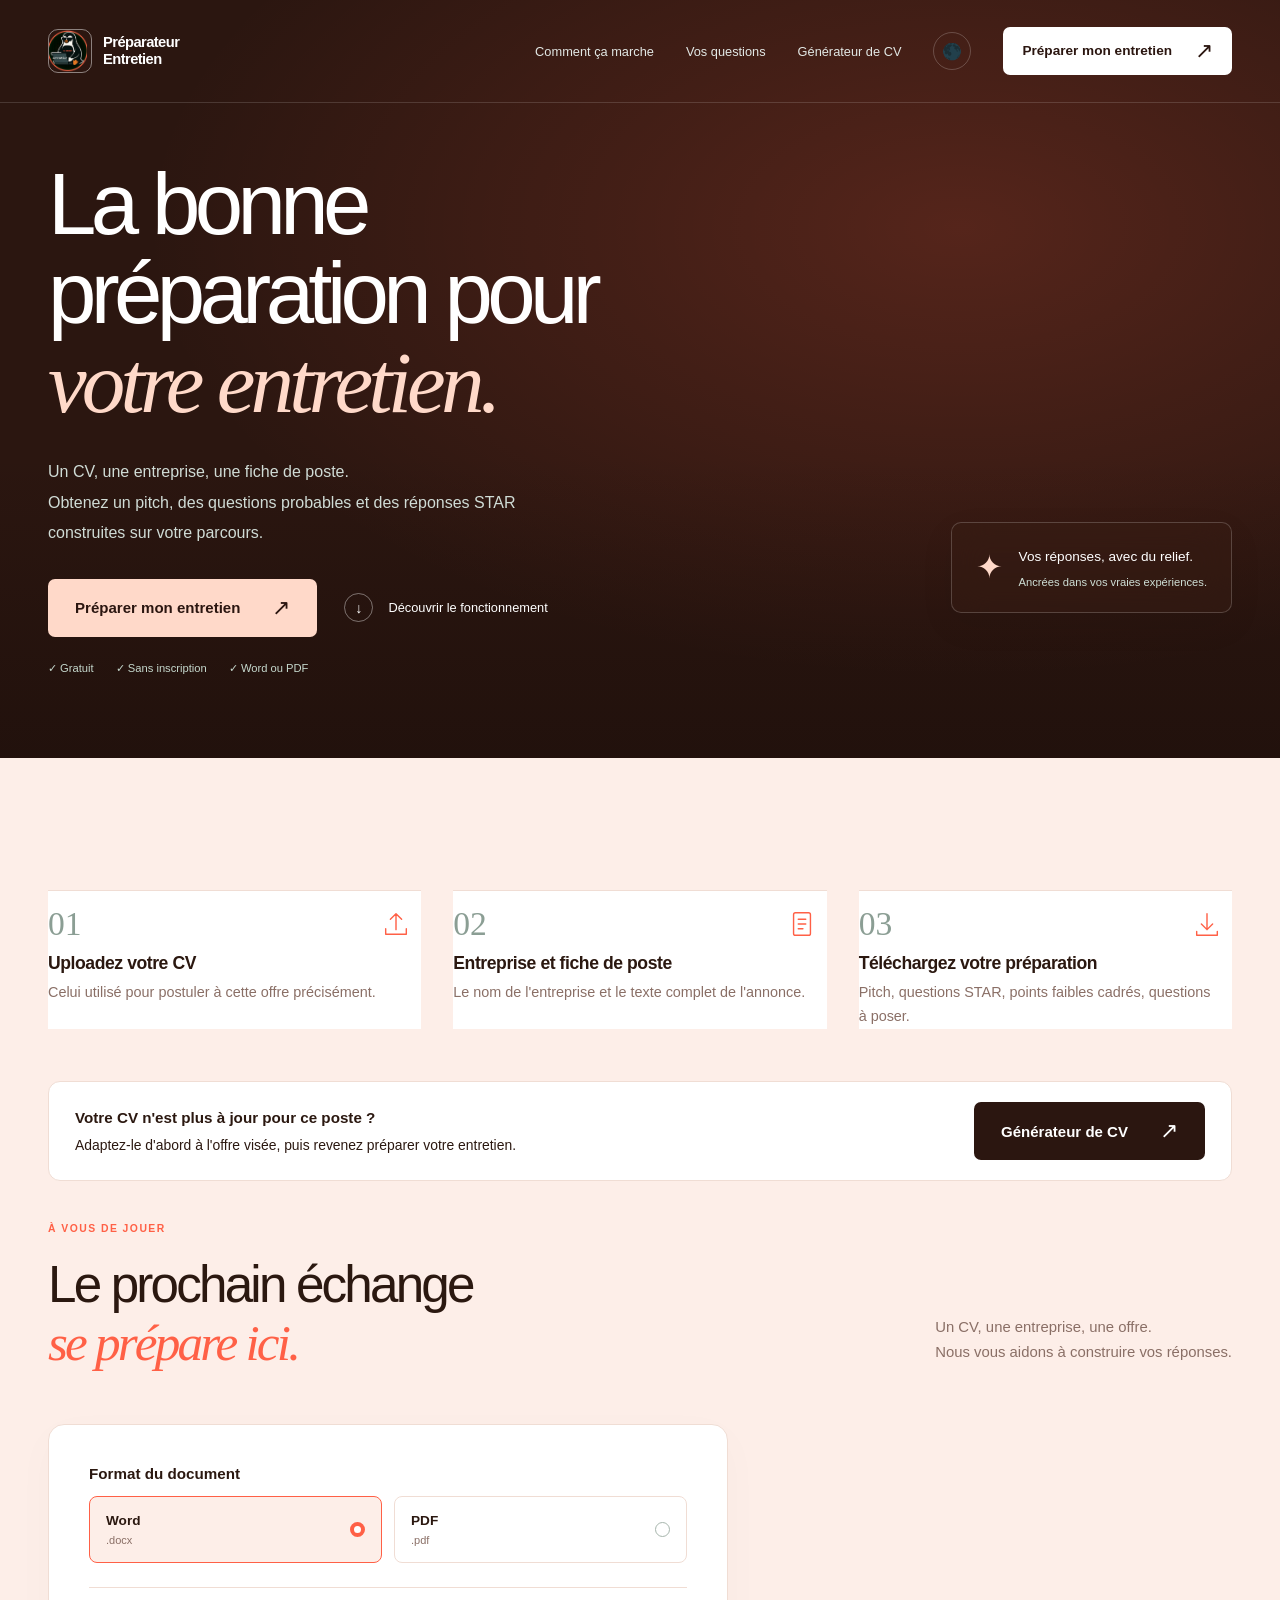
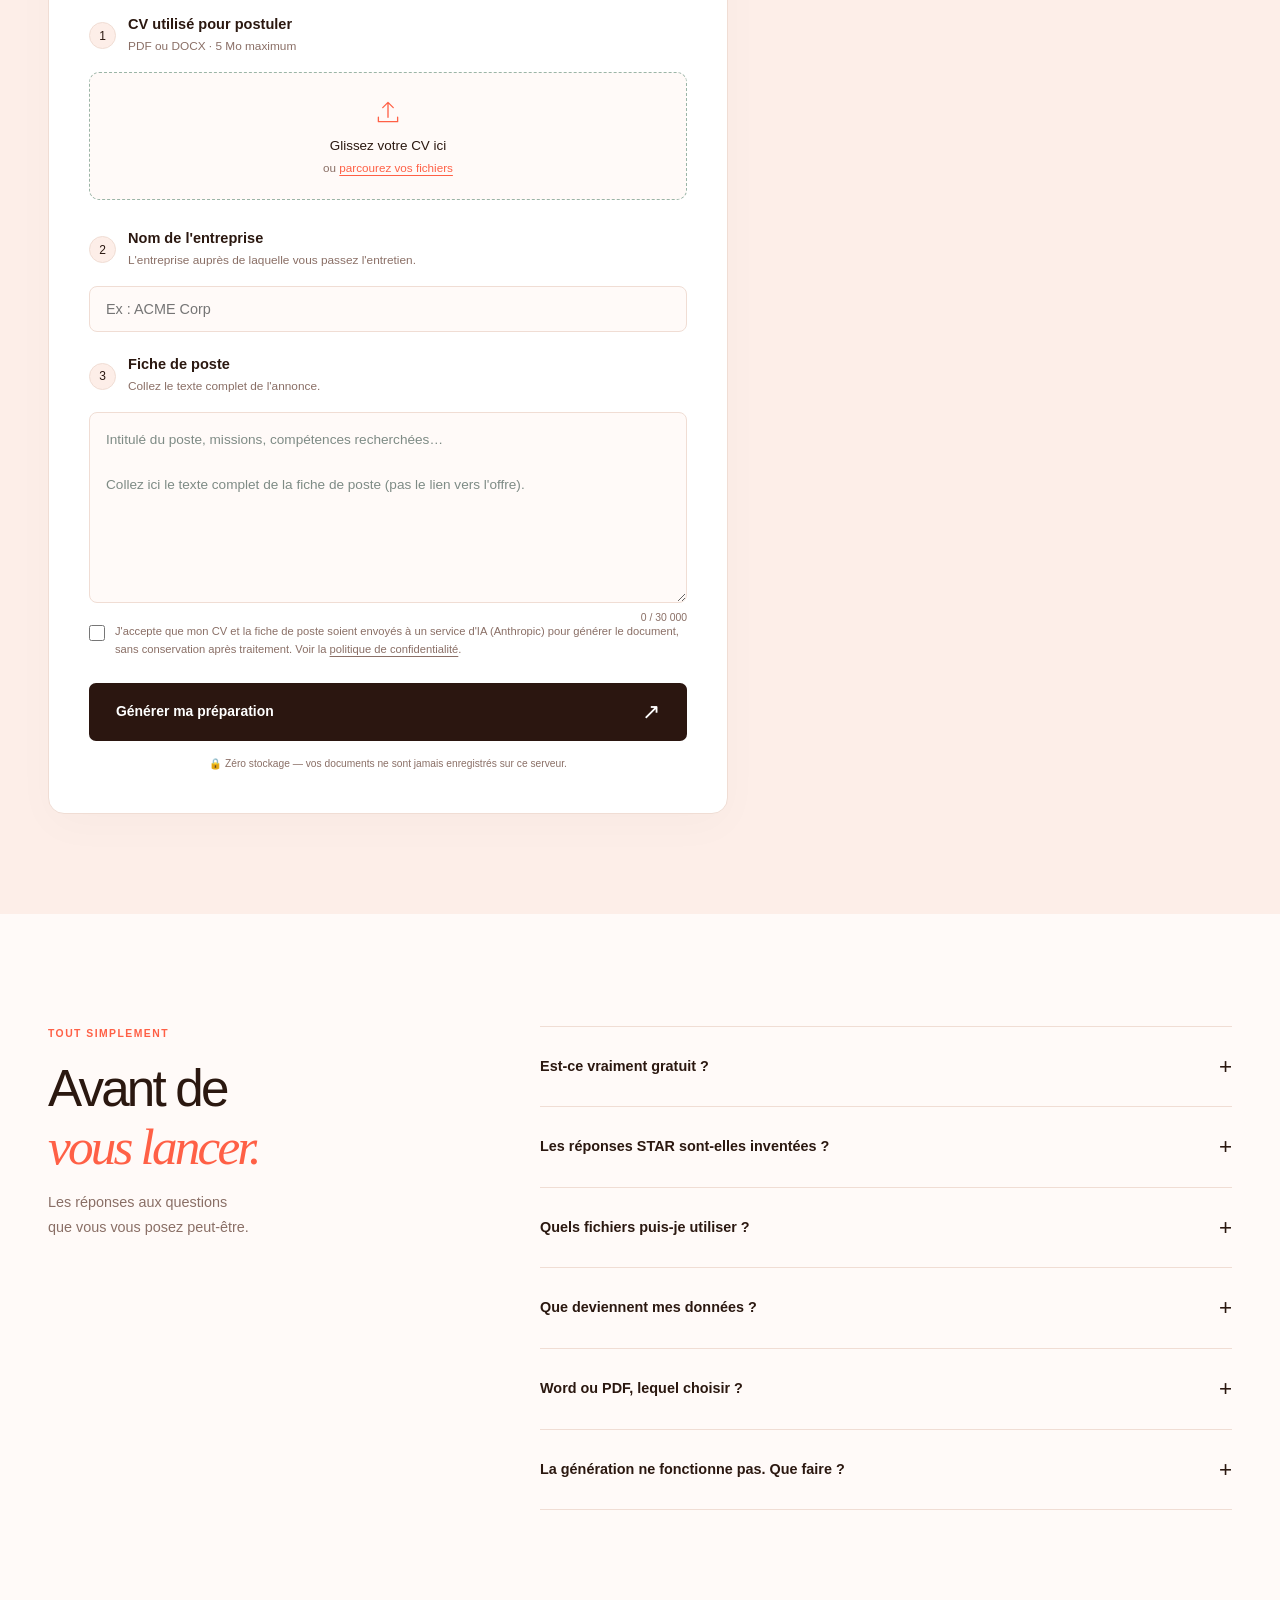
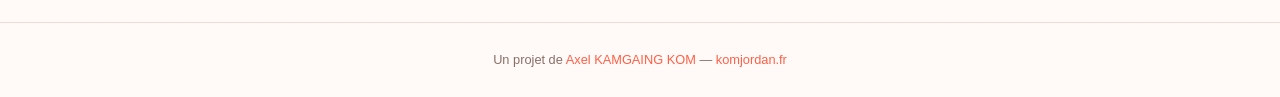
<file: frontend/index.html>
<!doctype html>
<html lang="fr" data-theme="light">
<head>
  <meta charset="utf-8">
  <meta name="viewport" content="width=device-width,initial-scale=1">
  <meta name="description" content="Uploadez le CV utilisé pour postuler, indiquez l'entreprise et la fiche de poste : recevez pitch, questions probables et réponses STAR en Word ou PDF. Gratuit, sans inscription.">
  <meta name="author" content="Axel KAMGAING KOM">
  <link rel="canonical" href="https://entretien.komjordan.fr/">
  <meta name="robots" content="index, follow">
  <meta name="theme-color" content="#2b1610">

  <meta property="og:type" content="website">
  <meta property="og:title" content="Préparateur d'entretien gratuit — Pitch, questions STAR et réponses sur mesure">
  <meta property="og:description" content="Uploadez votre CV, indiquez l'entreprise et la fiche de poste, recevez votre préparation en quelques secondes. Gratuit, sans inscription.">
  <meta property="og:url" content="https://entretien.komjordan.fr/">
  <meta property="og:image" content="https://entretien.komjordan.fr/assets/icon-entretien.png">
  <meta property="og:locale" content="fr_FR">
  <meta property="og:site_name" content="entretien.komjordan.fr">

  <meta name="twitter:card" content="summary_large_image">
  <meta name="twitter:title" content="Préparateur d'entretien gratuit — Pitch, questions STAR et réponses sur mesure">
  <meta name="twitter:description" content="Uploadez votre CV, indiquez l'entreprise et la fiche de poste, recevez votre préparation en quelques secondes. Gratuit, sans inscription.">
  <meta name="twitter:image" content="https://entretien.komjordan.fr/assets/icon-entretien.png">

  <title>Entretien komjordan — Préparez-vous, avec les bons mots.</title>
  <link rel="icon" href="assets/icon-entretien.png" type="image/png">
  <link rel="stylesheet" href="assets/styles.css">

  <script>(function(w,d,s,l,i){w[l]=w[l]||[];w[l].push({'gtm.start':
  new Date().getTime(),event:'gtm.js'});var f=d.getElementsByTagName(s)[0],
  j=d.createElement(s),dl=l!='dataLayer'?'&l='+l:'';j.async=true;j.src=
  'https://www.googletagmanager.com/gtm.js?id='+i+dl;f.parentNode.insertBefore(j,f);
  })(window,document,'script','dataLayer','GTM-M8CZ2MC2');</script>

  <script type="application/ld+json">
  {
    "@context": "https://schema.org",
    "@type": "WebApplication",
    "name": "Entretien komjordan",
    "url": "https://entretien.komjordan.fr/",
    "applicationCategory": "BusinessApplication",
    "operatingSystem": "Web",
    "offers": { "@type": "Offer", "price": "0", "priceCurrency": "EUR" },
    "creator": {
      "@type": "Person",
      "name": "Axel KAMGAING KOM",
      "url": "https://komjordan.fr",
      "sameAs": ["https://www.linkedin.com/in/komjordan", "https://github.com/komjordan"]
    },
    "description": "Génère une préparation d'entretien (pitch, questions STAR, questions à poser) à partir du CV utilisé pour postuler et de la fiche de poste."
  }
  </script>

  <script src="assets/config.js" defer></script>
  <script src="assets/app.js" defer></script>
</head>
<body>
<a class="skip-link" href="#generateur">Aller au générateur</a>
<header class="header" id="haut">
  <div class="container nav-wrap">
    <a class="brand" href="#haut" aria-label="Entretien komjordan, accueil">
      <span class="brand-mark"><img src="assets/icon-entretien.png" alt="Logo préparateur d'entretien"></span>
      <span class="brand-text">Préparateur<br>Entretien</span>
    </a>
    <button class="menu-toggle icon-button" id="menu-toggle" aria-label="Ouvrir le menu" aria-expanded="false" aria-controls="navigation"><span></span><span></span></button>
    <nav id="navigation" aria-label="Navigation principale">
      <a href="#comment-ca-marche">Comment ça marche</a>
      <a href="#questions">Vos questions</a>
      <a href="https://cv.komjordan.fr" target="_blank" rel="noopener">Générateur de CV</a>
      <button class="icon-button theme-toggle" aria-label="Activer le thème sombre" title="Changer de thème"><span class="theme-icon" aria-hidden="true">🌑</span></button>
      <a class="button button-small button-light" href="#generateur">Préparer mon entretien <span aria-hidden="true">↗</span></a>
    </nav>
  </div>
</header>

<main>
  <section class="hero" aria-labelledby="hero-title">
    <div class="hero-photo" aria-hidden="true"></div><div class="hero-shade" aria-hidden="true"></div>
    <div class="container hero-main">
      <div class="hero-copy">
        <h1 id="hero-title">La bonne<br>préparation pour<br><em>votre entretien.</em></h1>
        <p class="hero-description">Un CV, une entreprise, une fiche de poste.<br class="desktop-break"> Obtenez un pitch, des questions probables et des réponses STAR construites sur votre parcours.</p>
        <div class="hero-actions"><a class="button button-mint" href="#generateur">Préparer mon entretien <span aria-hidden="true">↗</span></a><a class="text-link" href="#comment-ca-marche"><span class="play-icon" aria-hidden="true">↓</span> Découvrir le fonctionnement</a></div>
        <p class="hero-reassurance"><span>✓ Gratuit</span><span>✓ Sans inscription</span><span>✓ Word ou PDF</span></p>
      </div>
      <aside class="hero-note" aria-label="Notre approche"><span class="note-symbol" aria-hidden="true">✦</span><div><p>Vos réponses, avec du relief.</p><span>Ancrées dans vos vraies expériences.</span></div></aside>
    </div>
  </section>

  <section class="generator-section" id="generateur" aria-labelledby="generator-title">
    <div class="container">
      <div class="steps-grid" id="comment-ca-marche">
        <article class="step"><div class="step-top"><span class="step-number">01</span><svg viewBox="0 0 32 32" aria-hidden="true"><path d="M16 22V5m-6 6 6-6 6 6M5 21v6h22v-6"/></svg></div><h3>Uploadez votre CV</h3><p>Celui utilisé pour postuler à cette offre précisément.</p></article>
        <article class="step"><div class="step-top"><span class="step-number">02</span><svg viewBox="0 0 32 32" aria-hidden="true"><rect x="7" y="4" width="18" height="24" rx="2"/><path d="M12 11h8m-8 5h8m-8 5h5"/></svg></div><h3>Entreprise et fiche de poste</h3><p>Le nom de l'entreprise et le texte complet de l'annonce.</p></article>
        <article class="step"><div class="step-top"><span class="step-number">03</span><svg viewBox="0 0 32 32" aria-hidden="true"><path d="M16 5v17m-6-6 6 6 6-6M5 24v4h22v-4"/></svg></div><h3>Téléchargez votre préparation</h3><p>Pitch, questions STAR, points faibles cadrés, questions à poser.</p></article>
      </div>

      <div class="cv-cta">
        <p><strong>Votre CV n'est plus à jour pour ce poste ?</strong>Adaptez-le d'abord à l'offre visée, puis revenez préparer votre entretien.</p>
        <a class="button button-dark" href="https://cv.komjordan.fr" target="_blank" rel="noopener">Générateur de CV <span aria-hidden="true">↗</span></a>
      </div>

      <div class="section-heading"><div><p class="eyebrow">À VOUS DE JOUER</p><h2 id="generator-title">Le prochain échange<br><em>se prépare ici.</em></h2></div><p>Un CV, une entreprise, une offre.<br>Nous vous aidons à construire vos réponses.</p></div>
      <div class="workspace-single">
        <form id="ent-form" class="form-panel">
          <fieldset class="format-choice format-choice-top" id="formats"><legend>Format du document</legend><div class="format-options">
            <label><input type="radio" name="format" value="docx" checked><span><strong>Word</strong><small>.docx</small></span><span class="radio-dot"></span></label>
            <label><input type="radio" name="format" value="pdf"><span><strong>PDF</strong><small>.pdf</small></span><span class="radio-dot"></span></label>
          </div></fieldset>

          <div class="field-heading"><span>1</span><div><label for="cv-file">CV utilisé pour postuler</label><p id="file-help">PDF ou DOCX · 5 Mo maximum</p></div></div>
          <div class="dropzone" id="dropzone">
            <input type="file" id="cv-file" name="cv" accept=".pdf,.docx" required aria-describedby="file-help file-status">
            <svg viewBox="0 0 32 32" aria-hidden="true"><path d="M16 22V5m-6 6 6-6 6 6M5 22v5h22v-5"/></svg>
            <strong id="file-label">Glissez votre CV ici</strong><span id="file-status">ou <u>parcourez vos fichiers</u></span>
          </div>
          <div class="file-actions" id="file-actions" hidden><button type="button" class="small-link" id="remove-file">Retirer le fichier</button></div>

          <div class="field-heading"><span>2</span><div><label for="entreprise">Nom de l'entreprise</label><p>L'entreprise auprès de laquelle vous passez l'entretien.</p></div></div>
          <input type="text" id="entreprise" name="entreprise" maxlength="200" required placeholder="Ex : ACME Corp">

          <div class="field-heading"><span>3</span><div><label for="offre">Fiche de poste</label><p id="offer-help">Collez le texte complet de l'annonce.</p></div></div>
          <textarea id="offre" name="offre" rows="7" maxlength="30000" required aria-describedby="offer-help offer-count" placeholder="Intitulé du poste, missions, compétences recherchées…&#10;&#10;Collez ici le texte complet de la fiche de poste (pas le lien vers l'offre)."></textarea>
          <div class="field-meta" style="justify-content:flex-end;"><span id="offer-count">0 / 30 000</span></div>

          <div class="consent-row"><input type="checkbox" id="consent" required><label for="consent">J'accepte que mon CV et la fiche de poste soient envoyés à un service d'IA (Anthropic) pour générer le document, sans conservation après traitement. Voir la <a href="confidentialite.html" target="_blank" rel="noopener">politique de confidentialité</a>.</label></div>
          <button class="button button-dark generate-button" type="submit" id="ent-submit-btn"><span>Générer ma préparation</span><span aria-hidden="true">↗</span></button>
          <p class="form-note">🔒 Zéro stockage — vos documents ne sont jamais enregistrés sur ce serveur.</p>
          <div id="ent-status" role="status" aria-live="polite" tabindex="-1" hidden></div>
          <button class="small-link" id="cancel-generation" type="button" hidden>Arrêter l'attente</button>
          <div class="download-panel" id="ent-download-wrap" hidden><p><strong>Votre préparation est prête.</strong><br>Relisez-la avant votre entretien.</p><a class="button button-mint" id="ent-download-link" download="Preparation_Entretien.docx">Télécharger ma préparation <span aria-hidden="true">↓</span></a></div>
        </form>
      </div>
    </div>
  </section>

  <section class="section container faq-section" id="questions"><div><p class="eyebrow">TOUT SIMPLEMENT</p><h2>Avant de<br><em>vous lancer.</em></h2><p>Les réponses aux questions<br>que vous vous posez peut-être.</p></div><div class="faq-list">
    <details><summary>Est-ce vraiment gratuit ?<span aria-hidden="true">+</span></summary><p>Oui. L'outil est accessible gratuitement, sans création de compte et sans paiement, sous réserve de la disponibilité du service.</p></details>
    <details><summary>Les réponses STAR sont-elles inventées ?<span aria-hidden="true">+</span></summary><p>Non. Chaque réponse s'appuie uniquement sur des expériences réellement présentes dans le CV fourni. Aucune expérience, chiffre ou compétence n'est inventé.</p></details>
    <details><summary>Quels fichiers puis-je utiliser ?<span aria-hidden="true">+</span></summary><p>Vous pouvez déposer un fichier PDF ou DOCX de 5 Mo maximum. Privilégiez un PDF contenant du texte sélectionnable.</p></details>
    <details><summary>Que deviennent mes données ?<span aria-hidden="true">+</span></summary><p>Le CV et la fiche de poste ne sont envoyés qu'après votre accord. Le service komjordan les traite en mémoire, sans stockage durable. <a href="confidentialite.html">Consulter les détails</a>.</p></details>
    <details><summary>Word ou PDF, lequel choisir ?<span aria-hidden="true">+</span></summary><p>Les deux contiennent le même contenu. Le Word est plus simple à annoter ou modifier avant votre entretien ; le PDF se partage et s'imprime plus facilement.</p></details>
    <details><summary>La génération ne fonctionne pas. Que faire ?<span aria-hidden="true">+</span></summary><p>Vérifiez le format et la taille du fichier, le texte de la fiche de poste et votre connexion. Le traitement peut prendre 30 à 40 secondes. En cas d'indisponibilité, réessayez plus tard.</p></details>
  </div></section>
</main>
<footer class="footer simple-footer"><p>Un projet de <a href="https://www.linkedin.com/in/komjordan" target="_blank" rel="noopener">Axel KAMGAING KOM</a> — <a href="https://komjordan.fr" target="_blank" rel="noopener">komjordan.fr</a></p></footer>
<noscript><div class="noscript">Activez JavaScript pour utiliser le générateur. Les informations et la politique de confidentialité restent accessibles.</div></noscript>
</body></html>
</file>
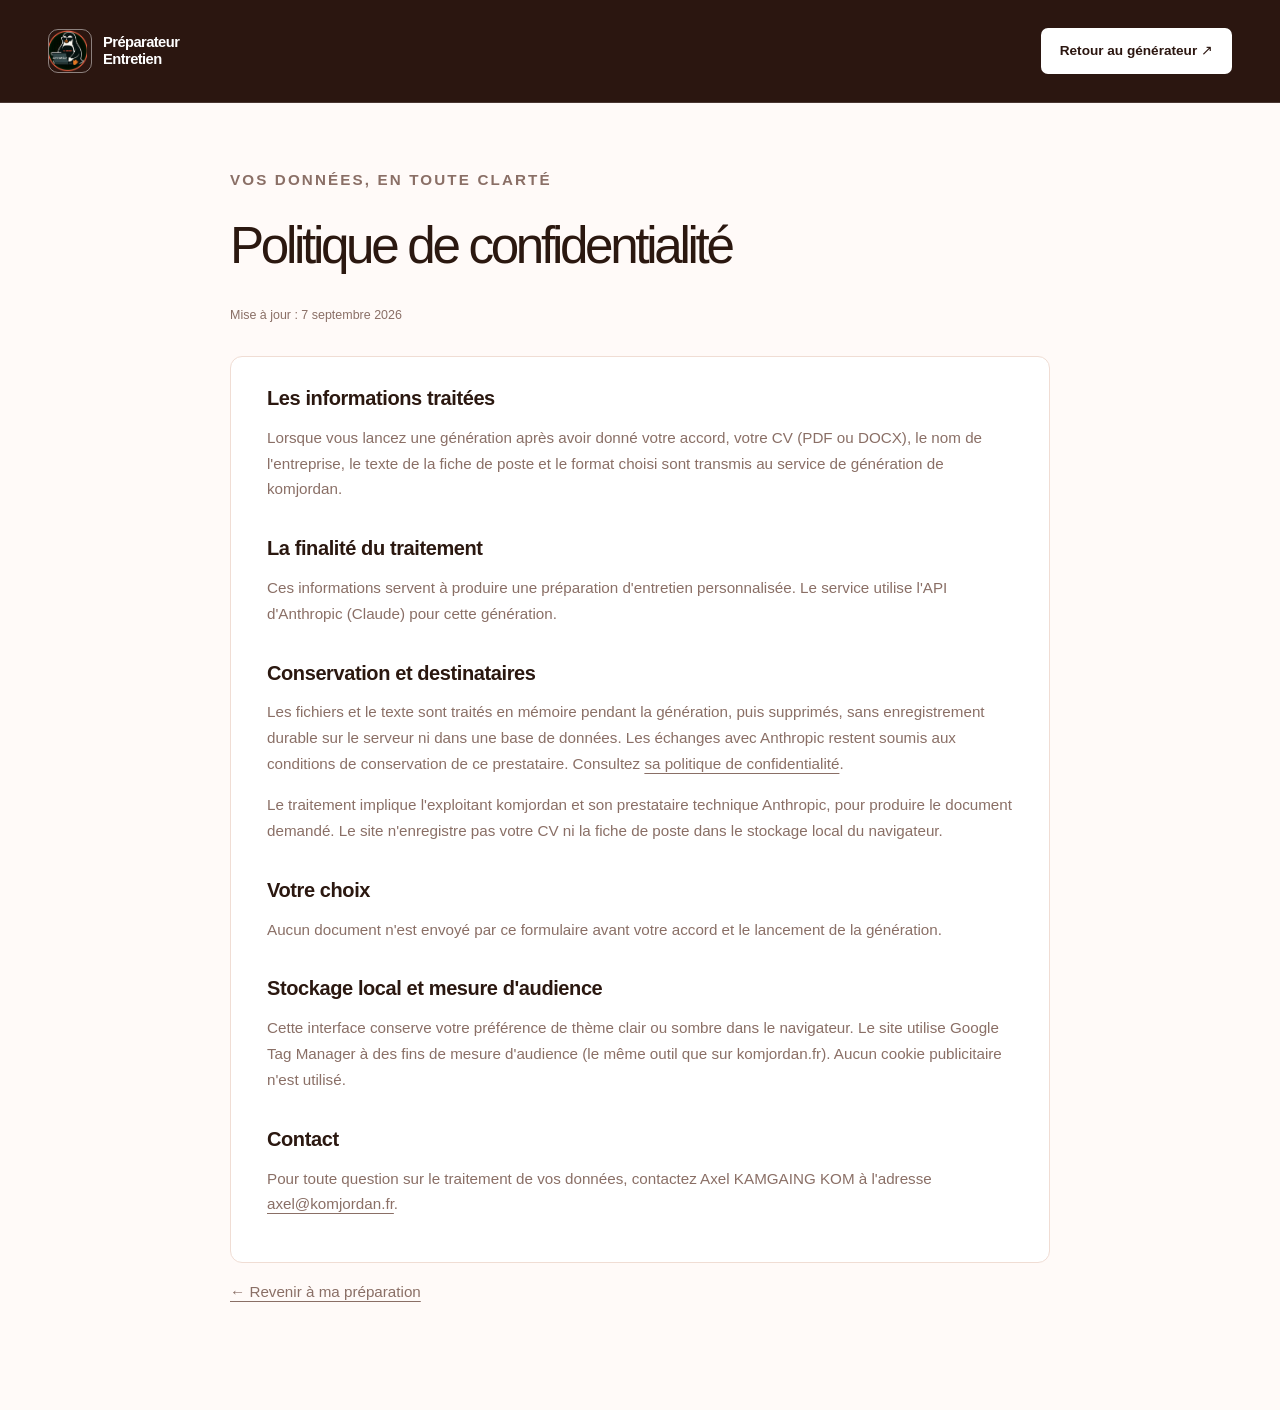
<file: frontend/confidentialite.html>
<!doctype html><html lang="fr"><head><meta charset="utf-8"><meta name="viewport" content="width=device-width,initial-scale=1"><title>Confidentialité — Entretien komjordan</title><meta name="description" content="Informations sur le traitement de votre CV et de la fiche de poste par le préparateur d'entretien komjordan."><meta name="robots" content="index, follow"><link rel="canonical" href="https://entretien.komjordan.fr/confidentialite.html"><link rel="icon" href="assets/icon-entretien.png" type="image/png"><link rel="stylesheet" href="assets/styles.css">
<script>(function(w,d,s,l,i){w[l]=w[l]||[];w[l].push({'gtm.start':
new Date().getTime(),event:'gtm.js'});var f=d.getElementsByTagName(s)[0],
j=d.createElement(s),dl=l!='dataLayer'?'&l='+l:'';j.async=true;j.src=
'https://www.googletagmanager.com/gtm.js?id='+i+dl;f.parentNode.insertBefore(j,f);
})(window,document,'script','dataLayer','GTM-M8CZ2MC2');</script>
<script src="assets/app.js" defer></script></head><body>
<header class="header legal-header"><div class="container nav-wrap"><a class="brand" href="index.html"><span class="brand-mark"><img src="assets/icon-entretien.png" alt="Logo préparateur d'entretien"></span><span class="brand-text">Préparateur<br>Entretien</span></a><a class="button button-small button-light" href="index.html#generateur">Retour au générateur ↗</a></div></header>
<main class="container legal-main"><p class="eyebrow">VOS DONNÉES, EN TOUTE CLARTÉ</p><h1>Politique de confidentialité</h1><p class="date">Mise à jour : 7 septembre 2026</p><div class="legal-card"><h2>Les informations traitées</h2><p>Lorsque vous lancez une génération après avoir donné votre accord, votre CV (PDF ou DOCX), le nom de l'entreprise, le texte de la fiche de poste et le format choisi sont transmis au service de génération de komjordan.</p><h2>La finalité du traitement</h2><p>Ces informations servent à produire une préparation d'entretien personnalisée. Le service utilise l'API d'Anthropic (Claude) pour cette génération.</p><h2>Conservation et destinataires</h2><p>Les fichiers et le texte sont traités en mémoire pendant la génération, puis supprimés, sans enregistrement durable sur le serveur ni dans une base de données. Les échanges avec Anthropic restent soumis aux conditions de conservation de ce prestataire. Consultez <a href="https://www.anthropic.com/legal/privacy" target="_blank" rel="noopener">sa politique de confidentialité</a>.</p><p>Le traitement implique l'exploitant komjordan et son prestataire technique Anthropic, pour produire le document demandé. Le site n'enregistre pas votre CV ni la fiche de poste dans le stockage local du navigateur.</p><h2>Votre choix</h2><p>Aucun document n'est envoyé par ce formulaire avant votre accord et le lancement de la génération.</p><h2>Stockage local et mesure d'audience</h2><p>Cette interface conserve votre préférence de thème clair ou sombre dans le navigateur. Le site utilise Google Tag Manager à des fins de mesure d'audience (le même outil que sur komjordan.fr). Aucun cookie publicitaire n'est utilisé.</p><h2>Contact</h2><p>Pour toute question sur le traitement de vos données, contactez Axel KAMGAING KOM à l'adresse <a href="mailto:axel@komjordan.fr">axel@komjordan.fr</a>.</p></div><p><a href="index.html#generateur">← Revenir à ma préparation</a></p></main></body></html>
</file>
<file: frontend/assets/styles.css>
@charset "UTF-8";
:root{--ink:#2b1810;--muted:#8a6f66;--paper:#fff;--page:#fffaf8;--wash:#fdeee8;--line:#f0ddd4;--mint:#ffd9c9;--deep:#2b1610;--accent:#ff6046;--radius:16px;font-family:Inter,"Segoe UI",Arial,sans-serif;color:var(--ink);background:var(--page);font-synthesis:none;color-scheme:light}
*{box-sizing:border-box}html{scroll-behavior:smooth;scroll-padding-top:100px}body{margin:0}button,input,textarea{font:inherit}button,a,input,textarea,summary{-webkit-tap-highlight-color:transparent}button,a{touch-action:manipulation}button{cursor:pointer}a{color:inherit;text-decoration:none}p{line-height:1.7}svg{fill:none;stroke:currentColor;stroke-width:1.5;stroke-linecap:round;stroke-linejoin:round}button{color:inherit}a,button{transition:background .2s,color .2s,transform .2s}a:focus-visible,button:focus-visible,input:focus-visible,textarea:focus-visible,summary:focus-visible{outline:3px solid #40b18c;outline-offset:5px}[hidden]{display:none!important}.container{width:min(1240px,calc(100% - 96px));margin-inline:auto}.eyebrow{font-size:.72rem;line-height:1.6;font-weight:650;letter-spacing:.14em;margin:0 0 24px}.button{display:inline-flex;justify-content:center;align-items:center;gap:32px;min-height:58px;padding:17px 26px;border:1px solid transparent;border-radius:7px;font-size:.94rem;font-weight:600;line-height:1.4}.button span[aria-hidden]{font-size:1.4rem;line-height:1}.button:hover{transform:translateY(-2px)}.button-mint{color:var(--deep);background:var(--mint)}.button-mint:hover{background:#e0ffef}.button-dark{background:var(--deep);color:#fff}.button-dark:hover{background:#205246}.button-light{background:#fff;color:var(--deep)}.button-small{min-height:44px;padding:12px 18px;font-size:.85rem;gap:23px}.text-link{display:inline-flex;align-items:center;gap:15px;font-size:.9rem;font-weight:600;background:none;border:0;padding:0}.text-link:hover{color:#79c7a4}.text-link span{font-size:1.3rem}.skip-link{position:fixed;top:-80px;left:20px;z-index:100;background:var(--mint);padding:16px}.skip-link:focus{top:12px}
.header{position:absolute;left:0;right:0;top:0;z-index:10;color:#fff;border-bottom:1px solid #ffffff24}.nav-wrap{height:102px;display:flex;align-items:center;justify-content:space-between;gap:25px}.brand{display:inline-flex;align-items:center;gap:11px;font-size:1.03rem;font-weight:600;letter-spacing:-.035em}.brand-mark{display:inline-flex;align-items:center;justify-content:center;width:44px;height:44px;border:1px solid #ffffff75;border-radius:10px;font-size:1.6rem;font-weight:500;letter-spacing:-.1em;padding-right:4px;overflow:hidden}.brand-mark img{width:100%;height:100%;object-fit:cover}.brand-mark span{color:#a9ebcd}.brand-caption{display:block;letter-spacing:.18em;font-size:.5rem;margin-top:6px;font-weight:400}nav{display:flex;align-items:center;gap:32px}nav>a:not(.button){font-size:.8rem;color:#e2e8e5}nav>a:hover{color:var(--mint)}.icon-button{display:inline-grid;place-items:center;width:38px;height:38px;border:1px solid #ffffff35;border-radius:50%;background:transparent;color:inherit}.icon-button svg{width:17px;height:17px}.menu-toggle{display:none}.hero{position:relative;isolation:isolate;min-height:600px;display:flex;flex-direction:column;color:#fff;background:var(--deep);overflow:hidden}.hero-photo,.hero-shade{position:absolute;inset:0;z-index:-1}.hero-photo{background:radial-gradient(ellipse at 75% 30%, #ff604633 0%, transparent 60%)}.hero-shade{background:linear-gradient(0deg,rgba(20,10,7,.4),transparent 40%)}.hero-main{flex:1;display:flex;align-items:center;position:relative;padding-block:160px 80px}.hero-copy{max-width:750px}.hero-eyebrow{font-size:.67rem;letter-spacing:.12em;display:flex;align-items:center;gap:10px;color:#d5e2dc;margin-bottom:30px}.status-dot{width:6px;height:6px;border-radius:50%;background:#ffb199;box-shadow:0 0 0 4px #ffb19914;flex-shrink:0}h1{font-size:clamp(4.2rem,6.8vw,6.65rem);letter-spacing:-.065em;line-height:1.02;font-weight:450;margin:0 0 30px}h1 em,h2 em{font-family:Georgia,"Times New Roman",serif;font-weight:400;letter-spacing:-.055em}h1 em{color:var(--mint)}.hero-description{font-size:1rem;line-height:1.9;color:#d0dcd6;max-width:500px;margin:0 0 30px}.hero-actions{display:flex;align-items:center;gap:27px;flex-wrap:wrap}.hero-actions .text-link{font-size:.8rem;font-weight:450}.play-icon{border:1px solid #ffffff65;width:29px;height:29px;display:grid;place-items:center;border-radius:50%;font-size:.9rem!important}.hero-reassurance{display:flex;gap:22px;font-size:.7rem;color:#c5d8cd;margin:22px 0 0}.hero-note{position:absolute;right:0;bottom:145px;display:flex;gap:16px;align-items:center;padding:22px 24px;border:1px solid #ffffff30;background:#3a1f1666;backdrop-filter:blur(18px);border-radius:10px;max-width:360px;box-shadow:0 12px 35px #0001}.hero-note p{font-size:.85rem;margin:0 0 4px}.hero-note div>span{font-size:.7rem;color:#cfdfd6}.note-symbol{font-size:2rem;color:var(--mint)}.hero-bottom{display:flex;align-items:center;justify-content:space-between;border-top:1px solid #ffffff35;min-height:76px;gap:20px;letter-spacing:.12em;font-size:.58rem;color:#ccdbd3}.hero-bottom>a{display:flex;gap:24px;align-items:center}.hero-bottom>a span{font-size:1.1rem}.benefits-strip{border-bottom:1px solid var(--line);background:var(--paper)}.benefits-grid{display:grid;grid-template-columns:repeat(3,1fr);padding-block:32px;gap:35px}.benefits-grid>div{display:flex;gap:18px;align-items:center;justify-content:center;border-right:1px solid var(--line)}.benefits-grid>div:last-child{border:0}.benefits-grid p{margin:0;line-height:1.6}.benefits-grid strong{display:block;font-size:.85rem;font-weight:600}.benefits-grid p span{font-size:.76rem;color:var(--muted)}.line-icon{font-size:1.8rem;color:var(--accent);width:28px;text-align:center}.section{padding-block:112px}.section-heading{display:flex;align-items:flex-end;justify-content:space-between;gap:50px;margin-bottom:52px}.section-heading>.eyebrow{margin-bottom:16px}.section-heading>p{max-width:340px;color:var(--muted);font-size:.93rem;margin:0 0 6px}h2{font-size:clamp(2.4rem,4vw,3.65rem);font-weight:450;letter-spacing:-.055em;line-height:1.13;margin:0}h2 em{color:var(--accent)}.section-heading .eyebrow,.faq-section .eyebrow{color:var(--accent);font-size:.65rem;margin-bottom:18px}.steps-grid{display:grid;grid-template-columns:repeat(3,1fr);gap:32px}.step{border-top:1px solid var(--line);padding:27px 10px 0 0}.step-top{display:flex;align-items:center;justify-content:space-between;margin-bottom:27px}.step-number{font-family:Georgia,serif;font-size:2.1rem;color:#8b9e94}.step-top svg{width:30px;height:30px;color:var(--accent)}h3{font-size:1.1rem;font-weight:600;letter-spacing:-.025em;margin:0 0 14px}.step p{color:var(--muted);font-size:.9rem;margin:0 0 24px}.step-detail{font-size:.6rem;letter-spacing:.08em;color:var(--accent);font-weight:600}.generator-section{background:var(--wash);padding-block:100px}.workspace{display:grid;grid-template-columns:1.17fr 1fr;border:1px solid var(--line);border-radius:16px;overflow:hidden;box-shadow:0 12px 44px #16372906;background:var(--paper)}.form-panel{padding:40px}.field-heading{display:flex;align-items:center;gap:12px;margin-bottom:16px}.field-heading>span,.field-number{font-size:.75rem;display:inline-grid;place-items:center;background:var(--wash);border:1px solid var(--line);width:27px;height:27px;border-radius:50%;font-weight:500;flex-shrink:0}.field-heading label{font-size:.91rem;font-weight:600;display:block}.field-heading p{font-size:.74rem;color:var(--muted);margin:4px 0 0}.dropzone{position:relative;border:1px dashed #9bb5a7;background:var(--page);border-radius:10px;display:flex;flex-direction:column;align-items:center;text-align:center;padding:25px 16px;margin-bottom:30px;gap:8px;transition:background .2s,border .2s}.dropzone input{position:absolute;inset:0;opacity:0;cursor:pointer;width:100%;height:100%}.dropzone:focus-within{outline:3px solid #40b18c;outline-offset:3px}.dropzone:hover,.dropzone.dragover{background:var(--wash);border-color:var(--accent)}.dropzone svg{width:28px;height:28px;margin-bottom:4px;color:var(--accent)}.dropzone strong{font-size:.84rem;font-weight:500;overflow-wrap:anywhere;max-width:100%}.dropzone>span{font-size:.73rem;color:var(--muted)}.dropzone u{text-underline-offset:3px;color:var(--accent)}.file-actions{text-align:right;margin:-18px 0 24px}.small-link{background:none;border:0;padding:5px 0;font-size:.8rem;text-decoration:underline;text-underline-offset:3px;color:var(--accent)}textarea{display:block;resize:vertical;width:100%;min-height:175px;background:var(--page);border:1px solid var(--line);border-radius:8px;padding:16px;color:var(--ink);font-size:.85rem;line-height:1.65}textarea::placeholder{color:#7e8b85}.field-meta{display:flex;justify-content:space-between;gap:15px;margin-top:9px;color:var(--muted);font-size:.65rem}.format-choice{border:0;margin:28px 0 25px;padding:0;min-width:0}.format-choice legend{font-size:.91rem;font-weight:600;margin-bottom:15px;padding:0}.field-number{margin-right:8px}.format-options{display:grid;grid-template-columns:1fr 1fr;gap:12px}.format-options label{position:relative;display:flex;align-items:center;justify-content:space-between;border:1px solid var(--line);border-radius:8px;padding:16px;cursor:pointer}.format-options input{position:absolute;opacity:0}.format-options label:has(input:checked){border-color:var(--accent);background:var(--wash)}.format-options label:has(input:focus-visible){outline:3px solid #40b18c;outline-offset:3px}.format-options strong{display:block;font-weight:600;font-size:.85rem}.format-options small{display:block;font-size:.69rem;color:var(--muted);margin-top:6px}.radio-dot{display:block;width:15px;height:15px;border:1px solid #a6b5ac;border-radius:50%;margin-left:8px}.format-options input:checked~.radio-dot{border:4px solid var(--accent);background:var(--paper)}.consent-row{display:flex;align-items:flex-start;gap:10px;margin-bottom:24px}.consent-row input{accent-color:var(--accent);width:16px;height:16px;flex-shrink:0;margin:2px 0 0}.consent-row label{font-size:.7rem;color:var(--muted);line-height:1.6}.consent-row a{text-decoration:underline;text-underline-offset:3px}.generate-button{width:100%;justify-content:space-between;font-size:.87rem}.generate-button:disabled{opacity:.6;cursor:wait;transform:none}.form-note{font-size:.64rem;color:var(--muted);text-align:center;margin:14px 0 0}.preview-panel{padding:35px 42px;background:#e5eee7;display:flex;flex-direction:column;justify-content:center;color:#183d2e}.preview-caption{display:flex;justify-content:space-between;align-items:center;gap:12px;font-size:.59rem;letter-spacing:.1em;margin-bottom:23px}.preview-caption>span:last-child{padding:5px 10px;border:1px solid #c6d7cb;border-radius:4px;font-size:.54rem}.cv-paper{background:#fff;box-shadow:0 10px 32px #17352814;padding:29px 27px;color:#253c35;transform:rotate(-2deg);transition:transform .3s;min-height:450px;font-family:Arial,sans-serif}.cv-head{display:flex;gap:14px;align-items:center;padding-bottom:22px;border-bottom:1px solid #d6e2da;margin-bottom:20px}.cv-monogram{background:#1f5845;color:#fff;border-radius:50%;font-size:.8rem;width:43px;height:43px;display:grid;place-items:center;flex-shrink:0}.cv-head h3{font-size:1.13rem;margin:0 0 6px;letter-spacing:-.03em}.cv-head p{font-size:.57rem;margin:0;color:#647a6e}.cv-columns{display:grid;grid-template-columns:.78fr 1.5fr;gap:22px}.cv-paper h4{font-size:.55rem;text-transform:uppercase;letter-spacing:.06em;margin:0 0 10px;padding-top:0;color:#327057}.cv-paper p{font-size:.5rem;line-height:1.7;margin:0 0 20px}.cv-side{border-right:1px solid #dce6df;padding-right:12px}.cv-side p{line-height:2}.cv-main strong{display:block;font-size:.55rem;line-height:1.5}.cv-main small{display:block;font-size:.48rem;color:#647a6e;margin:3px 0 8px}.cv-main p{margin-bottom:18px}.cv-paper.ats{transform:rotate(0);padding:28px 32px}.cv-paper.ats .cv-monogram{display:none}.cv-paper.ats .cv-columns{display:flex;flex-direction:column-reverse;gap:15px}.cv-paper.ats .cv-side{border:0;border-top:1px solid #dce6df;padding-top:12px;display:grid;grid-template-columns:1fr 2fr;gap:3px 10px}.cv-paper.ats .cv-side p{margin:0;font-size:.47rem;line-height:1.5}.cv-paper.ats h4{color:#253c35}.cv-paper.ats .cv-head{padding-bottom:14px;margin-bottom:17px}.cv-paper.ats .cv-main p{margin-bottom:12px}.preview-disclaimer{text-align:center;font-size:.6rem;color:#617567;line-height:1.6;margin:21px 0 28px}.preview-tip{display:flex;align-items:flex-start;gap:14px;border-top:1px solid #c4d7c9;padding-top:22px}.preview-tip>span{font-size:1.6rem}.preview-tip strong{font-size:.85rem;font-weight:600}.preview-tip p{font-size:.76rem;color:#607568;margin:6px 0 0}.privacy-mini{display:flex;gap:12px;margin-top:25px;align-items:flex-start}.privacy-mini svg{flex-shrink:0;width:18px;height:18px}.privacy-mini p{font-size:.68rem;margin:0;line-height:1.6}.privacy-mini p span{color:#607568}#cv-status{padding:14px 16px;border-radius:8px;background:var(--wash);font-size:.85rem;line-height:1.6;margin-top:20px}#cv-status.error{color:#9d2d2d;background:#fff0ed}#cv-status.ok{color:#176348;background:#e4f7ec}.download-panel{padding:22px;background:var(--wash);border:1px solid var(--line);border-radius:10px;margin-top:16px}.download-panel p{font-size:.87rem;margin:0 0 16px}.download-panel .button{width:100%;font-size:.85rem}.formats-grid{display:grid;grid-template-columns:1fr 1fr;gap:26px}.format-card{border:1px solid var(--line);border-radius:12px;padding:34px;background:var(--paper)}.format-card-top{display:flex;align-items:center;justify-content:space-between;gap:20px;margin-bottom:43px}.format-card-top .eyebrow{font-size:.64rem;margin:0;color:var(--accent)}.pill{font-size:.64rem;border:1px solid var(--line);border-radius:20px;padding:7px 11px;color:var(--muted)}.format-card h3{font-size:1.6rem;font-weight:450}.format-card p{font-size:.88rem;color:var(--muted);margin:16px 0 25px;max-width:430px}.format-card .text-link{font-size:.84rem}.format-ats{background:var(--wash)}.editorial-band{background:var(--deep);color:#fff;padding-block:87px}.editorial-inner{display:grid;grid-template-columns:1fr 2fr;gap:60px}.editorial-inner>.eyebrow{color:#a8cab6;font-size:.65rem;padding-top:12px;line-height:2}.editorial-inner h2 em{color:var(--mint)}.editorial-inner>div>p{font-size:.94rem;color:#bfd2c6;max-width:575px;margin:25px 0 28px}.editorial-inner .text-link{color:var(--mint)}.faq-section{display:grid;grid-template-columns:1fr 1.7fr;gap:85px}.faq-section>div>p:not(.eyebrow){color:var(--muted);font-size:.9rem}.faq-list details{border-bottom:1px solid var(--line)}.faq-list details:first-child{border-top:1px solid var(--line)}summary{list-style:none;cursor:pointer;display:flex;align-items:center;justify-content:space-between;gap:20px;padding:23px 0;font-size:.9rem;font-weight:550;line-height:1.5}summary::-webkit-details-marker{display:none}summary>span{font-size:1.4rem;font-weight:300;transition:transform .2s}details[open] summary>span{transform:rotate(45deg)}details>p{font-size:.87rem;color:var(--muted);margin:0;padding:0 35px 23px 0}details a{text-decoration:underline}.closing-cta{background:var(--wash);padding:42px 48px;display:flex;align-items:center;justify-content:space-between;gap:30px;border-radius:12px;margin-bottom:100px}.closing-cta .eyebrow{font-size:.62rem;margin-bottom:10px;color:var(--accent)}.closing-cta h2{font-size:2.5rem}.footer{background:var(--deep);color:#d6e6dd;padding-top:48px}.footer-main{display:grid;grid-template-columns:1fr 1.8fr 1fr;gap:40px;align-items:start;padding-bottom:42px}.footer-main>p{font-size:.76rem;line-height:1.8;margin:0;color:#a8c3b4}.footer-main>p a{color:#e4eee8}.footer-main>div{display:flex;flex-direction:column;align-items:flex-end;gap:13px;font-size:.73rem}.footer-bottom{display:flex;justify-content:space-between;gap:20px;padding-block:22px;border-top:1px solid #ffffff20;font-size:.62rem;color:#a8c3b4}.noscript{position:fixed;bottom:0;padding:15px;background:#fff0ed;color:#802a20;width:100%;z-index:50}.legal-header{position:static;background:var(--deep)}.legal-main{max-width:820px;padding-block:65px 90px}.legal-main h1{font-size:3.2rem;line-height:1.12;margin-top:25px}.legal-main h2{font-family:inherit;font-size:1.25rem;font-weight:600;letter-spacing:-.02em;margin-top:35px}.legal-main p{color:var(--muted);font-size:.95rem}.legal-main a:not(.brand){text-decoration:underline;text-underline-offset:4px}.legal-main .date{font-size:.78rem}.legal-card{background:var(--paper);border:1px solid var(--line);border-radius:12px;padding:30px 36px;margin-top:30px}.legal-card h2:first-child{margin-top:0}
html[data-theme="dark"]{--ink:#f5e6df;--muted:#c9a89c;--paper:#2b1610;--page:#1a0f0b;--wash:#3a1f16;--line:#4a2e22;--accent:#ff8f74;color-scheme:dark}html[data-theme="dark"] .preview-panel{background:#203e31}html[data-theme="dark"] .preview-caption,html[data-theme="dark"] .preview-tip,html[data-theme="dark"] .privacy-mini{color:#c6dfce}html[data-theme="dark"] .preview-disclaimer,html[data-theme="dark"] .preview-tip p,html[data-theme="dark"] .privacy-mini p span{color:#a0baaa}html[data-theme="dark"] .button-dark{background:#c7f6df;color:#102924}html[data-theme="dark"] .form-panel .radio-dot{background:#10251f}
@media(min-width:1500px){.hero-main{padding-top:175px}.hero-note{right:20px}.container{max-width:1280px}}
@media(max-width:1100px){.container{width:calc(100% - 64px)}nav{gap:20px}.hero-note{max-width:275px;padding:18px;bottom:120px}.hero-note div>span{font-size:.6rem}.hero-note p{font-size:.73rem}.hero-copy{max-width:660px}.hero-actions{gap:22px}.form-panel{padding:30px}.preview-panel{padding:32px 27px}.cv-paper{padding:24px 20px}.faq-section{gap:50px}.format-card{padding:28px}.format-card-top{gap:10px}.pill{font-size:.58rem}}
@media(max-width:850px){.nav-wrap{height:82px}nav{gap:14px}nav>a:not(.button){font-size:.7rem}.brand{font-size:.9rem}.brand-mark{width:37px;height:37px}.nav-wrap .button{font-size:.75rem;padding:11px 13px}.hero{min-height:800px}.hero-note{display:none}.hero-main{padding-top:135px}h1{font-size:5.5rem}.section{padding-block:80px}.section-heading{gap:30px}.section-heading>p{max-width:275px;font-size:.85rem}.benefits-grid{gap:20px}.benefits-grid>div{gap:10px}.benefits-grid strong{font-size:.75rem}.benefits-grid p span{font-size:.65rem}.line-icon{font-size:1.4rem}.steps-grid{gap:22px}.step h3{font-size:1rem}.step p{font-size:.82rem}.step-detail{font-size:.55rem}.workspace{grid-template-columns:1fr}.preview-panel{display:none}.form-panel{padding:36px}.generator-section{padding-block:75px}.format-card-top{align-items:flex-start;flex-direction:column;margin-bottom:28px}.editorial-inner{grid-template-columns:1fr 2fr;gap:30px}.faq-section{grid-template-columns:1fr 1.6fr;gap:35px}.closing-cta{padding:32px}.closing-cta .button{font-size:.83rem;gap:20px}.footer-main{grid-template-columns:1fr 1.8fr}.footer-main>div{grid-column:1/-1;flex-direction:row;align-items:center;gap:25px}.hero-bottom{font-size:.5rem}.hero-bottom>span{max-width:360px;line-height:1.8}}
@media(max-width:650px){html{scroll-padding-top:24px}.container{width:calc(100% - 40px)}.nav-wrap{height:78px}.menu-toggle{display:flex;flex-direction:column;justify-content:center;gap:5px;border-radius:7px;width:42px;height:40px}.menu-toggle span{display:block;width:17px;height:1px;background:currentColor}.header nav{display:none;position:absolute;top:78px;left:0;right:0;padding:25px 20px;background:#2b1610;border-bottom:1px solid #ffffff35;flex-direction:column;align-items:stretch;gap:20px;box-shadow:0 20px 30px #0003}.header nav.open{display:flex}.header nav>a:not(.button){font-size:1rem;padding:7px 0}.header nav .button{font-size:.95rem;padding:15px}.header nav .icon-button{position:absolute;right:22px;bottom:106px}.hero{min-height:520px}.hero-main{padding-block:132px 50px;align-items:center}.hero-eyebrow{font-size:.53rem;letter-spacing:.09em;gap:9px;margin-bottom:28px}h1{font-size:clamp(3.55rem,14.7vw,5.5rem);line-height:1.06;margin-bottom:25px;letter-spacing:-.06em}.hero-description{font-size:.92rem;line-height:1.8;max-width:360px;margin-bottom:27px}.desktop-break{display:none}.hero-actions{flex-direction:column;align-items:flex-start;gap:23px}.hero-actions .button{min-height:56px;padding:16px 25px;gap:40px}.hero-actions .text-link{font-size:.78rem}.hero-reassurance{gap:17px;font-size:.61rem;margin-top:25px}.hero-bottom{min-height:65px;font-size:.5rem;justify-content:space-between}.hero-bottom>span{max-width:175px;letter-spacing:.08em}.hero-bottom>a{font-size:0;gap:0}.hero-bottom>a span{border:1px solid #ffffff45;border-radius:50%;height:30px;width:30px;display:grid;place-items:center;font-size:.95rem}.benefits-grid{display:flex;flex-direction:column;gap:0;padding-block:12px}.benefits-grid>div{justify-content:flex-start;border-right:0;border-bottom:1px solid var(--line);gap:18px;padding:19px 0}.benefits-grid strong{font-size:.84rem}.benefits-grid p span{font-size:.75rem}.line-icon{font-size:1.65rem}.section{padding-block:65px}.section-heading{display:block;margin-bottom:33px}.section-heading>p{margin-top:20px;max-width:100%;font-size:.9rem}.section-heading .eyebrow,.faq-section .eyebrow{font-size:.6rem;margin-bottom:15px}h2{font-size:2.55rem;line-height:1.14}.steps-grid{grid-template-columns:1fr;gap:30px}.step{padding-top:22px}.step-top{margin-bottom:14px}.step-number{font-size:1.8rem}.step h3{font-size:1.08rem}.step p{font-size:.9rem;margin-bottom:15px}.step-detail{font-size:.59rem}.generator-section{padding-block:65px}.workspace{border-radius:12px}.form-panel{padding:25px 19px}.field-heading label{font-size:.87rem}.field-heading p{font-size:.72rem}.dropzone{padding:26px 12px}textarea{font-size:1rem;min-height:190px}.field-meta{font-size:.6rem;gap:9px}.field-meta>span:first-child{max-width:160px}.format-options{gap:8px}.format-options label{padding:14px 10px}.format-options small{font-size:.65rem}.format-options strong{font-size:.85rem}.consent-row label{font-size:.75rem}.form-note{font-size:.65rem}.generate-button{font-size:.86rem;padding:15px 16px;gap:15px}.formats-grid{grid-template-columns:1fr;gap:20px}.format-card{padding:26px}.format-card-top{flex-direction:row;align-items:center;gap:9px}.format-card-top .eyebrow{font-size:.6rem}.pill{font-size:.55rem}.format-card h3{font-size:1.45rem}.format-card p{font-size:.87rem}.editorial-band{padding-block:60px}.editorial-inner{grid-template-columns:1fr;gap:22px}.editorial-inner>.eyebrow{margin:0;padding:0;font-size:.6rem}.editorial-inner>.eyebrow br{display:none}.editorial-inner>div>p{font-size:.88rem;margin-top:22px}.faq-section{grid-template-columns:1fr;gap:28px}.faq-section>div>p:not(.eyebrow){margin-bottom:0}summary{font-size:.87rem;padding:21px 0}details>p{font-size:.84rem;padding-right:15px}.closing-cta{display:block;padding:30px 25px;margin-bottom:65px}.closing-cta h2{font-size:2.3rem}.closing-cta .button{margin-top:25px;width:100%;justify-content:space-between;font-size:.86rem;padding-inline:18px}.footer{padding-top:35px}.footer-main{display:flex;flex-direction:column;gap:25px;padding-bottom:30px}.footer-main>p{font-size:.74rem}.footer-main>div{font-size:.71rem;gap:24px}.footer-bottom{font-size:.58rem;padding-block:20px;gap:15px;flex-wrap:wrap}.footer-bottom>span:nth-child(2){display:none}.legal-main h1{font-size:2.4rem}.legal-card{padding:24px 20px}.legal-main{padding-top:40px}.legal-main p{font-size:.9rem}}
@media(prefers-reduced-motion:reduce){html{scroll-behavior:auto}*,*::before,*::after{transition:none!important;animation:none!important}}

.cv-side p{overflow-wrap:anywhere}.cv-head h3{font-size:1rem}.legal-header + main .generator-section{padding-top:64px}

/* Compact formats and understated footer */
.simple-footer{background:var(--page);color:var(--muted);padding:28px 20px;border-top:1px solid var(--line);text-align:center}.simple-footer p{font-size:.8rem;margin:0}.simple-footer a{color:var(--accent)}.simple-footer a:hover{text-decoration:underline}.compact-formats{margin:0 0 30px;padding:0 0 27px;border-bottom:1px solid var(--line)}.compact-formats .section-heading{display:block;margin-bottom:18px}.compact-formats .section-heading .eyebrow{font-size:.6rem;margin-bottom:8px}.compact-formats h2{font-size:1.65rem;line-height:1.2}.compact-formats .section-heading>p{font-size:.8rem;margin-top:10px;max-width:none}.compact-formats .formats-grid{gap:12px}.compact-formats .format-card{padding:17px;border-radius:9px}.compact-formats .format-card-top{display:block;margin-bottom:15px}.compact-formats .pill{display:block;border:0;padding:5px 0 0;font-size:.64rem}.compact-formats h3{font-size:1rem;line-height:1.35}.compact-formats .format-card p{font-size:.76rem;line-height:1.6;margin:10px 0 15px}.compact-formats .text-link{font-size:.74rem;gap:8px;text-align:left}.preview-panel{justify-content:flex-start;padding-top:44px}.compact-formats .text-link[aria-pressed="true"]{color:var(--accent);text-decoration:underline;text-underline-offset:4px}@media(max-width:650px){.compact-formats .formats-grid{grid-template-columns:1fr}.compact-formats .format-card{padding:16px}.compact-formats .format-card-top{margin-bottom:10px}.compact-formats .format-card p{font-size:.83rem}.compact-formats .text-link{font-size:.8rem}.compact-formats h2{font-size:1.55rem}}

/* Choix du format compact et pied de page minimal */
.format-choice-top{margin:0 0 28px;padding:0 0 24px;border-bottom:1px solid var(--line)}
.format-choice-top legend{font-size:.95rem;margin-bottom:14px}
.footer.simple-footer{background:var(--page);color:var(--muted);border-top:1px solid var(--line);padding:26px 20px;text-align:center}
.footer.simple-footer p{font-size:.8rem;line-height:1.7;margin:0}
.footer.simple-footer a{color:var(--accent)}
.footer.simple-footer a:hover{text-decoration:underline}

/* Bandeau de renvoi vers le preparateur d'entretien */
.interview-cta{display:flex;align-items:center;justify-content:space-between;gap:24px;background:var(--wash);border:1px solid var(--line);border-radius:12px;padding:24px 28px;margin:0 0 60px}
.interview-cta p{margin:0;font-size:.9rem;color:var(--ink)}
.interview-cta strong{display:block;font-size:1rem;margin-bottom:4px}
.interview-cta .button{flex-shrink:0}
@media(max-width:650px){.interview-cta{flex-direction:column;align-items:flex-start;padding:22px 18px;gap:16px}}

/* Section "3 etapes" plus compacte */
#comment-ca-marche{padding-block:56px}
#comment-ca-marche .section-heading{margin-bottom:26px}
#comment-ca-marche .steps-grid{gap:16px}
#comment-ca-marche .step{padding-top:14px}
#comment-ca-marche .step-top{margin-bottom:10px}
#comment-ca-marche h3{margin-bottom:6px}
#comment-ca-marche .step p{margin-bottom:0}

/* Logo sur deux lignes */
.brand-text{line-height:1.15;font-size:.92rem}

/* Etapes sans titre de section : encore plus compact, colle au generateur */
#comment-ca-marche{padding-block:32px 12px}

/* Etapes fusionnees dans le bloc generateur (meme fond) */
.generator-section .steps-grid{margin-bottom:48px}
.generator-section .steps-grid .step{background:var(--paper)}

/* Bandeau de renvoi vers le generateur de CV, avant utilisation */
.cv-cta{display:flex;align-items:center;justify-content:space-between;gap:24px;background:var(--paper);border:1px solid var(--line);border-radius:12px;padding:20px 26px;margin:0 0 40px}
.cv-cta p{margin:0;font-size:.87rem;color:var(--ink)}
.cv-cta strong{display:block;font-size:.95rem;margin-bottom:3px}
.cv-cta .button{flex-shrink:0}
@media(max-width:650px){.cv-cta{flex-direction:column;align-items:flex-start;padding:20px 16px;gap:14px}}

/* Etapes fusionnees dans le bloc generateur (meme fond) */
.generator-section .steps-grid{margin-bottom:40px}
.generator-section .steps-grid .step{background:var(--paper)}

/* Logo sur deux lignes */
.brand-text{line-height:1.15;font-size:.92rem}

/* Conteneur formulaire seul (pas d'apercu CV, contrairement au site CV) */
.workspace-single{border:1px solid var(--line);border-radius:16px;overflow:hidden;box-shadow:0 12px 44px #2b161006;background:var(--paper);max-width:680px}
.workspace-single .form-panel{padding:40px}
@media(max-width:650px){.workspace-single .form-panel{padding:25px 19px}}
input[type="text"]{display:block;width:100%;background:var(--page);border:1px solid var(--line);border-radius:8px;padding:14px 16px;color:var(--ink);font-size:.9rem;margin-bottom:24px}
</file>
